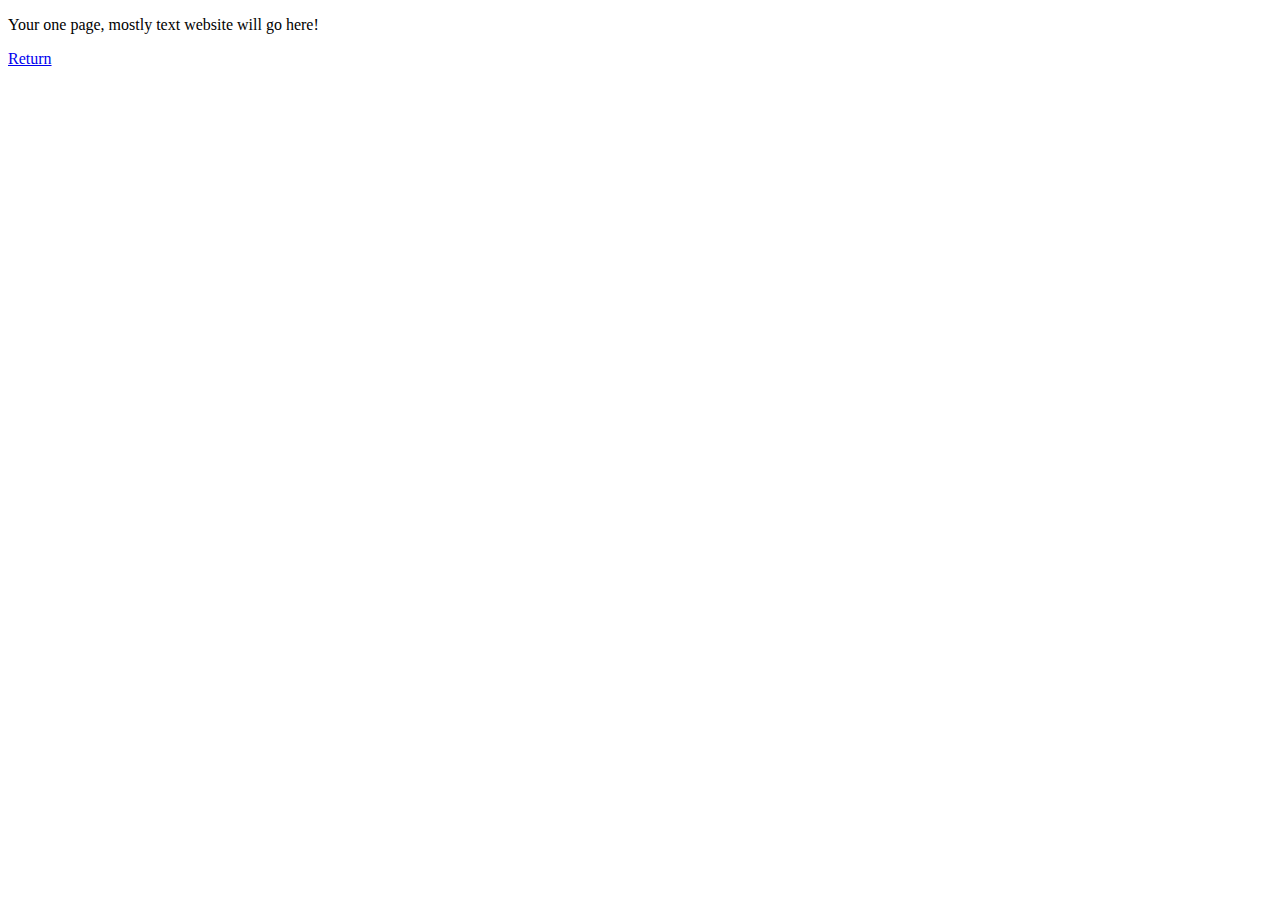
<file: week1/index.html>
<!DOCTYPE html>

<html>

<head>
    <title>hellloooo</title>
    <meta charset="utf-8" />
    <meta name="viewport" content="width=device-width, user-scalable=no" />
    <style>
        /* You can put any styles here */
    </style>
</head>

<body>

    <p>
        Your one page, mostly text website will go here!
    </p>
    <p>
        <a href="../index.html">Return</a>
    </p>

</body>

</html>
</file>
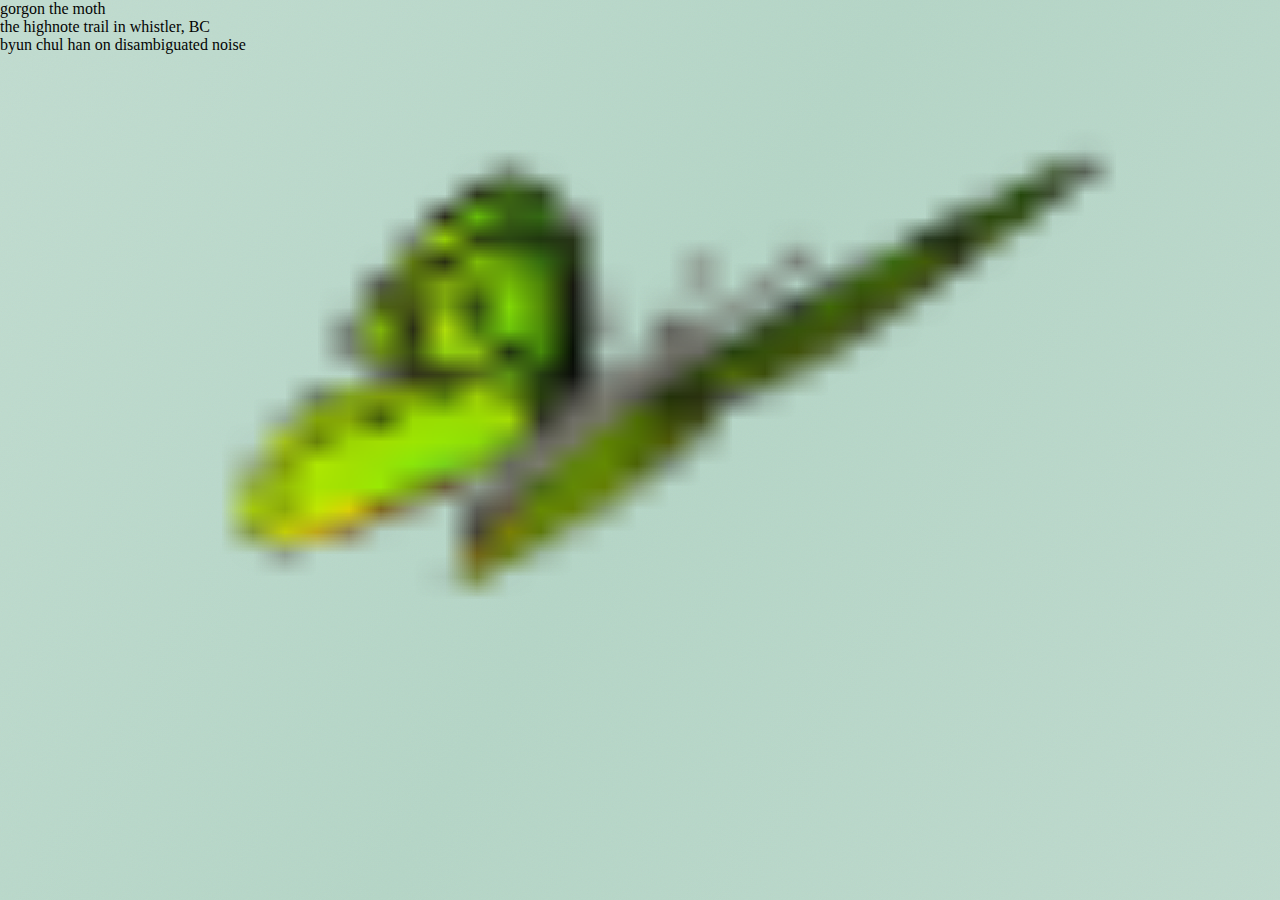
<file: about.html>
<!DOCTYPE html>

<html>

<head>
    <title>Lessons 🐛</title>
    <meta charset="utf-8" />
    <meta name="viewport" content="width=device-width, user-scalable=no" />
    <link rel="stylesheet" href="styles.css">
    <script src="script.js"></script>
</head>

<body style="background-color: rgb(221, 221, 221);">
    <div class="container" data-text-scramble>
        <div class="about-item">
            <span>gorgon the moth</span>
        </div>
        
        <div class="about-item">
            <span>the highnote trail in whistler, BC</span>
        </div>
        <div class="about-item">
            <span>byun chul han on disambiguated noise</span>
        </div>
    </div>
    <script src="butterfly.js" defer></script>
</body>

</html>
</file>
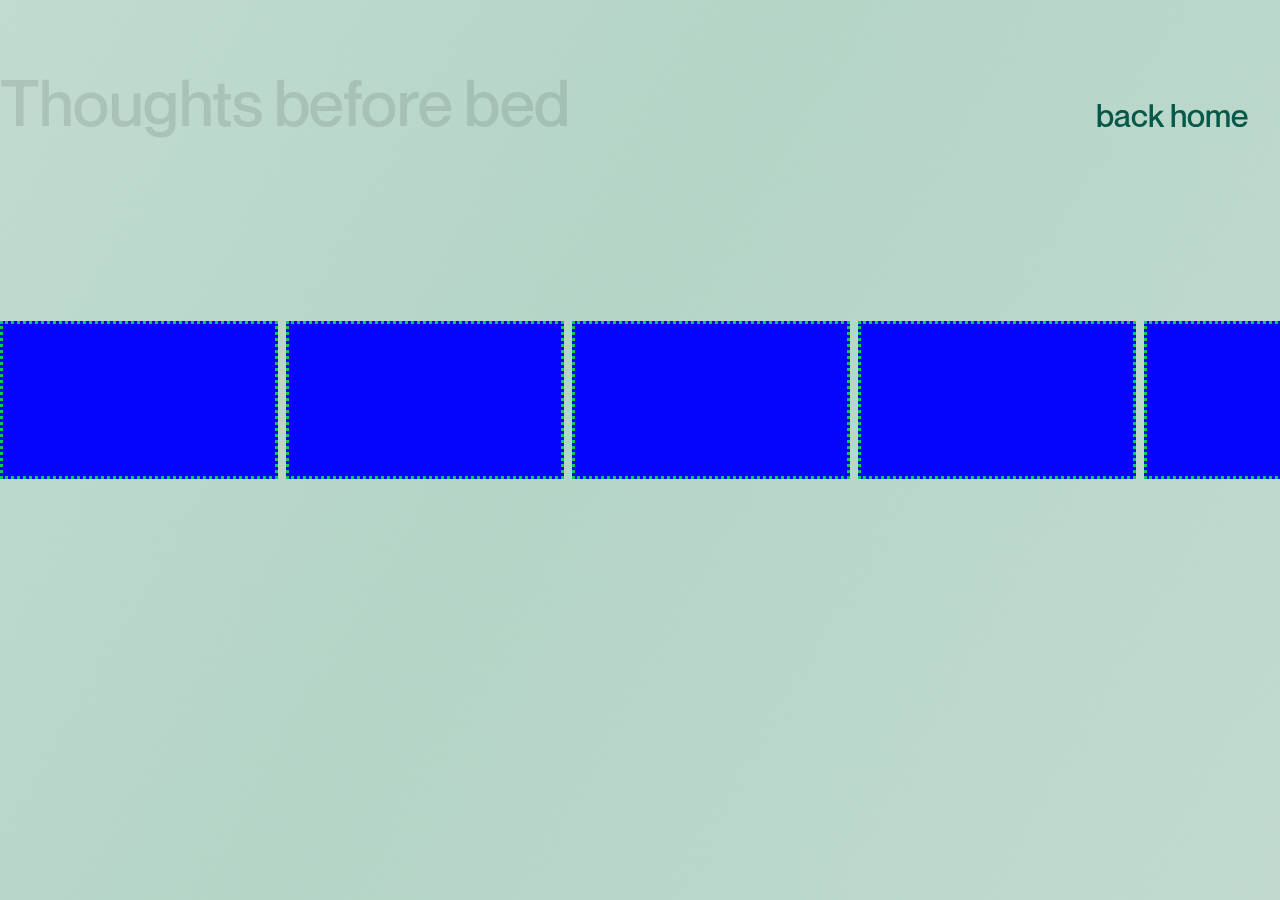
<file: collectivemind.html>
<!DOCTYPE html>

<html>

<head>
    <title>bedtime</title>
    <meta charset="utf-8" />
    <meta name="viewport" content="width=device-width, user-scalable=no" />
    <link rel="stylesheet" href="styles.css">
    <script>
    //  function addNew() {
    //     input = document.createElement('input');
    //     document.getElementById('thoughtWrapper').appendChild(input); 
    //  }   
    </script>
</head>

<body>
    <a href="index.html" class="title-text" style="position: fixed; right: 1em; margin-top: 1em; z-index: 99;">back home</a>
    <h3 style="opacity: 0.1;"> Thoughts before bed</h3>
    <div class="thoughtWrapper">
        <input type="text" id="thought" name="thought">
        <input type="text" id="thought" name="thought">
        <input type="text" id="thought" name="thought">
        <input type="text" id="thought" name="thought">
        <input type="text" id="thought" name="thought">
        

    </div>

</body>

</html>
</file>
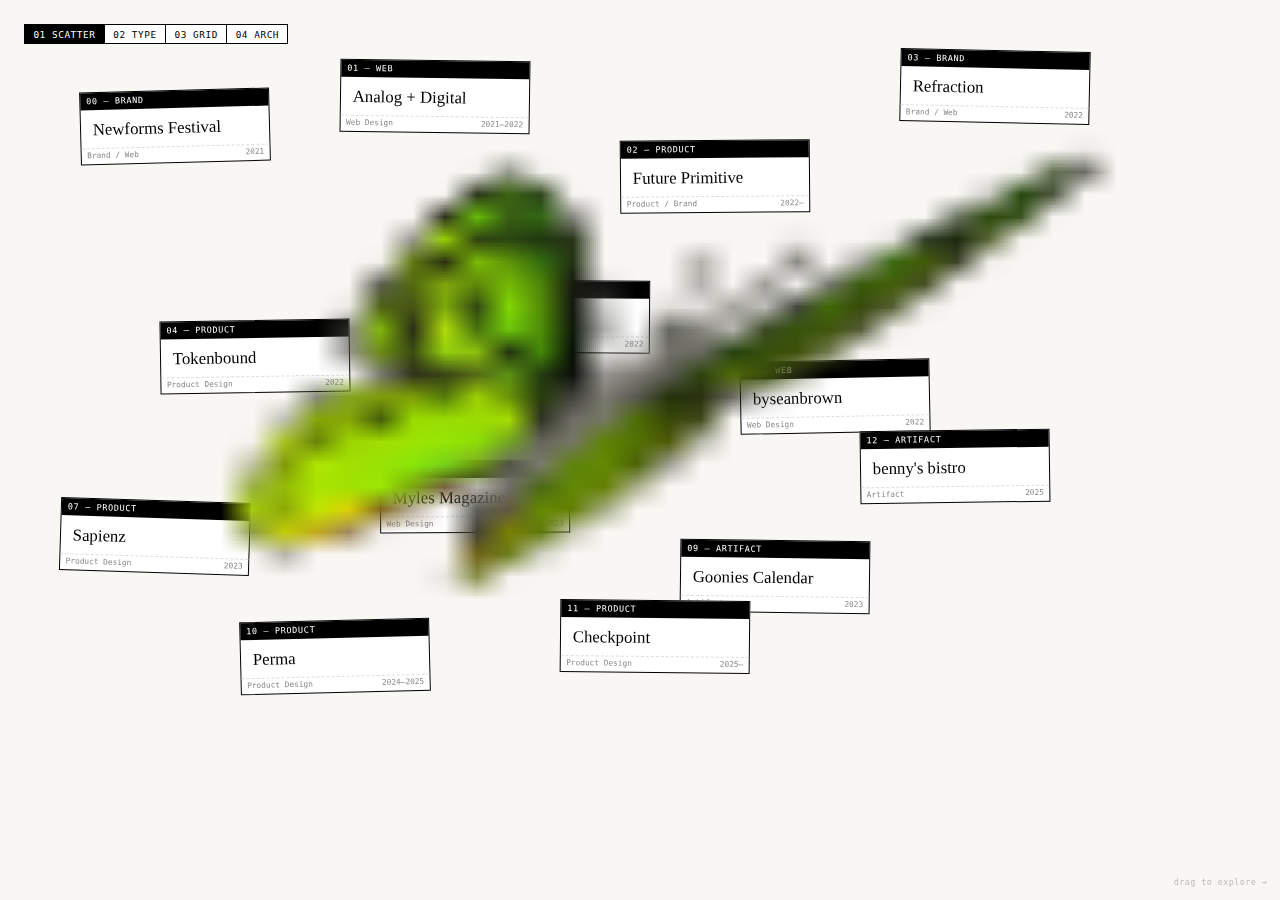
<file: explore.html>
<!DOCTYPE html>
<html lang="en">
<head>
    <meta charset="UTF-8">
    <meta name="viewport" content="width=device-width, initial-scale=1.0">
    <title>alanah 林 — explorations</title>
    <link rel="stylesheet" href="styles.css">
    <link rel="preconnect" href="https://fonts.googleapis.com">
    <link rel="preconnect" href="https://fonts.gstatic.com" crossorigin>
    <link href="https://fonts.googleapis.com/css2?family=Cormorant+Garamond:ital,wght@0,300;0,400;1,300;1,400&display=swap" rel="stylesheet">
    <style>
        *, *::before, *::after { box-sizing: border-box; margin: 0; padding: 0; }

        body.explore {
            background: #fff;
            font-family: 'Times New Roman', Times, serif;
            animation: none;
            overflow: hidden;
            height: 100vh;
        }
        body.explore::after { display: none; }

        /* ── switcher ── */
        .exp-switcher {
            position: fixed;
            top: 1.5em;
            left: 1.5em;
            z-index: 1000;
            display: flex;
            gap: 0;
        }
        .exp-tab {
            font-family: monospace;
            font-size: 0.72em;
            padding: 0.4em 0.9em;
            border: 1px solid #000;
            border-right: none;
            background: #fff;
            cursor: pointer;
            text-transform: uppercase;
            letter-spacing: 0.06em;
            color: #000;
        }
        .exp-tab:last-child { border-right: 1px solid #000; }
        .exp-tab.active { background: #000; color: #fff; }

        .exp-layout { display: none; width: 100vw; height: 100vh; }
        .exp-layout.visible { display: block; }


        /* ════════════════════════════════════════════
           01 — SCATTER
           drag to pan a 2D canvas of project cards
        ════════════════════════════════════════════ */
        #layout-1 {
            background: #f9f7f4;
            overflow: hidden;
            cursor: grab;
            position: relative;
        }
        #layout-1:active { cursor: grabbing; }

        .scatter-canvas {
            position: absolute;
            width: 3200px;
            height: 2400px;
            will-change: transform;
        }

        .sc-item {
            position: absolute;
            width: 190px;
            background: #fff;
            border: 1px solid #000;
            user-select: none;
            transition: box-shadow 0.12s;
        }
        .sc-item:hover {
            box-shadow: 6px 6px 0 #000;
            z-index: 20;
        }
        .sc-item[data-href]:not([data-href="#"]) { cursor: pointer; }

        .sc-num {
            font-family: monospace;
            font-size: 0.65em;
            letter-spacing: 0.08em;
            padding: 0.4em 0.7em;
            background: #000;
            color: #fff;
            display: block;
        }
        .sc-title {
            font-family: 'Times New Roman', serif;
            font-size: 1.05em;
            line-height: 1.25;
            padding: 0.6em 0.7em 0.4em;
            display: block;
        }
        .sc-meta {
            font-family: monospace;
            font-size: 0.6em;
            color: #888;
            padding: 0.35em 0.7em 0.5em;
            border-top: 1px dashed #ddd;
            display: flex;
            justify-content: space-between;
        }

        .sc-hint {
            position: absolute;
            bottom: 1.5em;
            right: 1.5em;
            font-family: monospace;
            font-size: 0.65em;
            color: #bbb;
            letter-spacing: 0.05em;
            pointer-events: none;
        }


        /* ════════════════════════════════════════════
           02 — TYPE
           projects as full-width oversized type
        ════════════════════════════════════════════ */
        #layout-2 {
            background: #f4f0e8;
            overflow-y: auto;
        }

        .type-head {
            padding: 4.5em 1.2em 0.6em;
            display: flex;
            align-items: baseline;
            gap: 2em;
            border-bottom: 2px solid #000;
        }
        .type-head-name {
            font-family: monospace;
            font-size: 0.7em;
            letter-spacing: 0.12em;
            text-transform: uppercase;
            font-weight: normal;
        }
        .type-fbar {
            display: flex;
            gap: 2em;
        }
        .tf {
            font-family: monospace;
            font-size: 0.68em;
            text-transform: uppercase;
            letter-spacing: 0.08em;
            background: none;
            border: none;
            cursor: pointer;
            color: #bbb;
            padding: 0;
            transition: color 0.1s;
        }
        .tf.active, .tf:hover { color: #000; }
        .tf.active { text-decoration: underline; text-underline-offset: 3px; }

        .type-row {
            display: grid;
            grid-template-columns: 3.2em 1fr 6em;
            align-items: center;
            border-bottom: 1px solid #bbb;
            padding: 0 1.2em;
            cursor: default;
            transition: background 0.08s;
            overflow: hidden;
        }
        .type-row[data-href]:not([data-href="#"]) { cursor: pointer; }
        .type-row:hover { background: #000; }
        .type-row:hover .tr-num,
        .type-row:hover .tr-year { color: #555; }
        .type-row:hover .tr-name { color: #f4f0e8; }

        .tr-num {
            font-family: monospace;
            font-size: 0.68em;
            color: #bbb;
            letter-spacing: 0.06em;
        }
        .tr-name {
            font-family: 'Times New Roman', serif;
            font-size: clamp(2rem, 5.8vw, 5rem);
            line-height: 1.05;
            white-space: nowrap;
            overflow: hidden;
            text-overflow: ellipsis;
            padding: 0.08em 0;
            color: #000;
            transition: color 0.08s;
        }
        .tr-year {
            font-family: monospace;
            font-size: 0.68em;
            color: #bbb;
            text-align: right;
            letter-spacing: 0.04em;
            transition: color 0.08s;
        }
        .type-row.hidden { display: none; }


        /* ════════════════════════════════════════════
           03 — GRID
           tight equal-cell grid, dark, hover reveals
        ════════════════════════════════════════════ */
        #layout-3 {
            background: #0d0d0d;
            position: relative;
        }

        .grid-wordmark {
            position: fixed;
            top: 1.5em;
            right: 1.5em;
            font-family: monospace;
            font-size: 0.65em;
            color: #333;
            letter-spacing: 0.1em;
            text-transform: uppercase;
            z-index: 10;
            pointer-events: none;
        }

        .grid-canvas {
            display: grid;
            grid-template-columns: repeat(5, 1fr);
            grid-template-rows: repeat(3, 1fr);
            width: 100vw;
            height: 100vh;
        }

        .gc {
            border: 1px solid #1f1f1f;
            position: relative;
            display: flex;
            align-items: center;
            justify-content: center;
            overflow: hidden;
            cursor: default;
            transition: background 0.15s, border-color 0.15s;
        }
        .gc[data-href]:not([data-href="#"]) { cursor: pointer; }
        .gc:not(.gc-empty):hover {
            background: #fff;
            border-color: #fff;
            z-index: 5;
        }

        .gc-index {
            font-family: monospace;
            font-size: 2.2em;
            color: #222;
            transition: opacity 0.15s;
            position: relative;
            z-index: 1;
        }
        .gc:hover .gc-index { opacity: 0; }

        .gc-reveal {
            position: absolute;
            inset: 0;
            padding: 1.2em;
            display: flex;
            flex-direction: column;
            justify-content: flex-end;
            opacity: 0;
            transition: opacity 0.15s;
        }
        .gc:hover .gc-reveal { opacity: 1; }

        .gc-name {
            font-family: 'Times New Roman', serif;
            font-size: clamp(0.8rem, 1.6vw, 1.1rem);
            line-height: 1.2;
            color: #000;
        }
        .gc-cat {
            font-family: monospace;
            font-size: 0.55em;
            color: #888;
            text-transform: uppercase;
            letter-spacing: 0.08em;
            margin-top: 0.4em;
        }
        .gc-yr {
            font-family: monospace;
            font-size: 0.55em;
            color: #aaa;
            margin-top: 0.15em;
        }

        .gc.gc-empty { cursor: default; pointer-events: none; }
        .gc-empty .gc-index { color: #161616; }

        .gc.gf-hidden {
            opacity: 0.06;
            pointer-events: none;
        }

        .grid-fbar {
            position: fixed;
            bottom: 1.5em;
            left: 1.5em;
            display: flex;
            gap: 0.4em;
            z-index: 10;
        }
        .gf {
            font-family: monospace;
            font-size: 0.65em;
            text-transform: uppercase;
            letter-spacing: 0.06em;
            border: 1px solid #2a2a2a;
            background: none;
            color: #444;
            padding: 0.35em 0.75em;
            cursor: pointer;
            transition: all 0.12s;
        }
        .gf.active, .gf:hover { border-color: #fff; color: #fff; }


        /* ════════════════════════════════════════════
           04 — ARCH
           architecture portfolio — BU Arquitectura style
           calm · warm · editorial · full-bleed imagery
        ════════════════════════════════════════════ */
        #layout-4 {
            background: #f5f1eb;
            overflow-y: auto;
            overflow-x: hidden;
            height: 100vh;
            font-family: 'Cormorant Garamond', 'Times New Roman', serif;
        }

        /* ── arch header ── */
        .arch-header {
            position: sticky;
            top: 0;
            z-index: 100;
            display: flex;
            align-items: center;
            justify-content: space-between;
            padding: 1.6em 2.4em;
            background: #f5f1eb;
            border-bottom: 1px solid #d8cfbf;
        }
        .arch-logo {
            font-family: 'Cormorant Garamond', serif;
            font-size: 1.05em;
            font-weight: 300;
            letter-spacing: 0.18em;
            text-transform: uppercase;
            color: #1a1a1a;
        }
        .arch-nav {
            display: flex;
            gap: 2.4em;
            list-style: none;
        }
        .arch-nav a {
            font-family: monospace;
            font-size: 0.62em;
            letter-spacing: 0.12em;
            text-transform: uppercase;
            color: #888;
            text-decoration: none;
            transition: color 0.15s;
        }
        .arch-nav a:hover,
        .arch-nav a.arch-nav-active { color: #1a1a1a; }

        /* ── hero ── */
        .arch-hero {
            position: relative;
            height: 88vh;
            overflow: hidden;
            display: flex;
            align-items: flex-end;
        }
        .arch-hero-img {
            position: absolute;
            inset: 0;
            background: linear-gradient(135deg, #b8a898 0%, #8e7d6a 40%, #c8b8a0 100%);
            transition: transform 0.6s cubic-bezier(0.25,0.46,0.45,0.94);
        }
        .arch-hero:hover .arch-hero-img { transform: scale(1.02); }
        .arch-hero-overlay {
            position: absolute;
            inset: 0;
            background: linear-gradient(to top, rgba(20,16,10,0.52) 0%, transparent 55%);
        }
        .arch-hero-caption {
            position: relative;
            z-index: 2;
            padding: 2.8em 2.4em;
            color: #f5f1eb;
            width: 100%;
        }
        .arch-hero-label {
            font-family: monospace;
            font-size: 0.6em;
            letter-spacing: 0.14em;
            text-transform: uppercase;
            color: rgba(245,241,235,0.6);
            margin-bottom: 0.6em;
        }
        .arch-hero-title {
            font-size: clamp(2.8rem, 6vw, 5.5rem);
            font-weight: 300;
            line-height: 1.0;
            letter-spacing: 0.02em;
            margin-bottom: 0.5em;
        }
        .arch-hero-meta {
            font-family: monospace;
            font-size: 0.62em;
            letter-spacing: 0.1em;
            color: rgba(245,241,235,0.55);
            text-transform: uppercase;
            display: flex;
            gap: 2em;
        }

        /* ── section title ── */
        .arch-section-head {
            display: flex;
            align-items: baseline;
            justify-content: space-between;
            padding: 3em 2.4em 1.2em;
            border-bottom: 1px solid #d8cfbf;
        }
        .arch-section-title {
            font-size: 0.65em;
            font-family: monospace;
            letter-spacing: 0.14em;
            text-transform: uppercase;
            color: #999;
        }
        .arch-section-count {
            font-family: monospace;
            font-size: 0.6em;
            color: #bbb;
            letter-spacing: 0.06em;
        }

        /* ── project list (two-up) ── */
        .arch-projects {
            display: grid;
            grid-template-columns: 1fr 1fr;
            gap: 1px;
            background: #d8cfbf;
        }
        .arch-project {
            background: #f5f1eb;
            cursor: pointer;
            display: flex;
            flex-direction: column;
            overflow: hidden;
        }
        .arch-project:nth-child(3n+1) { grid-column: 1 / -1; }

        .arch-proj-img {
            width: 100%;
            aspect-ratio: 16 / 9;
            overflow: hidden;
            position: relative;
        }
        .arch-project:nth-child(3n+1) .arch-proj-img { aspect-ratio: 21 / 9; }

        .arch-proj-img-inner {
            position: absolute;
            inset: 0;
            transition: transform 0.5s cubic-bezier(0.25,0.46,0.45,0.94);
        }
        .arch-project:hover .arch-proj-img-inner { transform: scale(1.04); }

        /* palette of warm image tones */
        .arch-project:nth-child(1) .arch-proj-img-inner  { background: linear-gradient(135deg, #c9bba8 0%, #a09080 100%); }
        .arch-project:nth-child(2) .arch-proj-img-inner  { background: linear-gradient(135deg, #b0a898 0%, #7d7060 100%); }
        .arch-project:nth-child(3) .arch-proj-img-inner  { background: linear-gradient(145deg, #c4b89a 0%, #988068 100%); }
        .arch-project:nth-child(4) .arch-proj-img-inner  { background: linear-gradient(135deg, #bdb0a0 0%, #8a7a6a 100%); }
        .arch-project:nth-child(5) .arch-proj-img-inner  { background: linear-gradient(125deg, #c8c0b0 0%, #948070 100%); }
        .arch-project:nth-child(6) .arch-proj-img-inner  { background: linear-gradient(155deg, #b8a890 0%, #807060 100%); }
        .arch-project:nth-child(7) .arch-proj-img-inner  { background: linear-gradient(135deg, #cac0b0 0%, #a09080 100%); }
        .arch-project:nth-child(8) .arch-proj-img-inner  { background: linear-gradient(135deg, #b5a898 0%, #857060 100%); }

        .arch-proj-info {
            padding: 1.4em 1.6em 1.8em;
            border-top: 1px solid #d8cfbf;
            display: flex;
            align-items: flex-start;
            justify-content: space-between;
            gap: 1em;
        }
        .arch-proj-title {
            font-size: clamp(1.1rem, 2.2vw, 1.7rem);
            font-weight: 300;
            line-height: 1.15;
            color: #1a1a1a;
            letter-spacing: 0.01em;
        }
        .arch-proj-sub {
            font-family: monospace;
            font-size: 0.58em;
            color: #aaa;
            letter-spacing: 0.1em;
            text-transform: uppercase;
            margin-top: 0.5em;
        }
        .arch-proj-year {
            font-family: monospace;
            font-size: 0.6em;
            color: #bbb;
            letter-spacing: 0.06em;
            white-space: nowrap;
            margin-top: 0.3em;
        }

        /* ── studio strip ── */
        .arch-studio {
            padding: 5em 2.4em;
            display: grid;
            grid-template-columns: 1fr 1fr;
            gap: 4em;
            align-items: center;
            border-top: 1px solid #d8cfbf;
            margin-top: 1px;
            background: #f5f1eb;
        }
        .arch-studio-heading {
            font-size: clamp(2rem, 4.5vw, 3.8rem);
            font-weight: 300;
            line-height: 1.1;
            letter-spacing: 0.02em;
            color: #1a1a1a;
        }
        .arch-studio-heading em {
            font-style: italic;
            color: #a09080;
        }
        .arch-studio-body {
            font-size: 0.95em;
            font-weight: 300;
            line-height: 1.8;
            color: #666;
            letter-spacing: 0.01em;
        }
        .arch-studio-body p + p { margin-top: 1.2em; }
        .arch-studio-cta {
            display: inline-block;
            margin-top: 2em;
            font-family: monospace;
            font-size: 0.62em;
            letter-spacing: 0.14em;
            text-transform: uppercase;
            color: #1a1a1a;
            text-decoration: none;
            padding-bottom: 2px;
            border-bottom: 1px solid #1a1a1a;
            transition: opacity 0.15s;
        }
        .arch-studio-cta:hover { opacity: 0.5; }

        /* ── arch footer ── */
        .arch-footer {
            border-top: 1px solid #d8cfbf;
            padding: 2em 2.4em;
            display: flex;
            align-items: center;
            justify-content: space-between;
            background: #f5f1eb;
        }
        .arch-footer-name {
            font-family: monospace;
            font-size: 0.6em;
            letter-spacing: 0.12em;
            text-transform: uppercase;
            color: #bbb;
        }
        .arch-footer-links {
            display: flex;
            gap: 2em;
            list-style: none;
        }
        .arch-footer-links a {
            font-family: monospace;
            font-size: 0.58em;
            letter-spacing: 0.1em;
            text-transform: uppercase;
            color: #bbb;
            text-decoration: none;
            transition: color 0.15s;
        }
        .arch-footer-links a:hover { color: #1a1a1a; }
    </style>
</head>
<body class="explore">

    <nav class="exp-switcher">
        <button class="exp-tab active" data-layout="1">01 scatter</button>
        <button class="exp-tab"        data-layout="2">02 type</button>
        <button class="exp-tab"        data-layout="3">03 grid</button>
        <button class="exp-tab"        data-layout="4">04 arch</button>
    </nav>


    <!-- ══════════════════════════════
         01 SCATTER
    ══════════════════════════════ -->
    <div id="layout-1" class="exp-layout visible">
        <div class="scatter-canvas" id="scatter-canvas"></div>
        <span class="sc-hint">drag to explore →</span>
    </div>


    <!-- ══════════════════════════════
         02 TYPE
    ══════════════════════════════ -->
    <div id="layout-2" class="exp-layout">
        <div class="type-head">
            <h1 class="type-head-name">alanah 林 — work</h1>
            <div class="type-fbar">
                <button class="tf active" data-f="all">All</button>
                <button class="tf" data-f="product">Product</button>
                <button class="tf" data-f="brand">Brand</button>
                <button class="tf" data-f="web">Web</button>
                <button class="tf" data-f="artifact">Artifact</button>
            </div>
        </div>
        <div id="type-rows"></div>
    </div>


    <!-- ══════════════════════════════
         03 GRID
    ══════════════════════════════ -->
    <div id="layout-3" class="exp-layout">

        <span class="grid-wordmark">alanah 林</span>
        <div class="grid-canvas" id="grid-canvas"></div>
        <div class="grid-fbar" id="grid-fbar">
            <button class="gf active" data-gf="all">All</button>
            <button class="gf" data-gf="product">Product</button>
            <button class="gf" data-gf="brand">Brand</button>
            <button class="gf" data-gf="web">Web</button>
            <button class="gf" data-gf="artifact">Artifact</button>
        </div>
    </div>


    <!-- ══════════════════════════════
         04 ARCH
         BU Arquitectura — calm · warm · editorial
    ══════════════════════════════ -->
    <div id="layout-4" class="exp-layout">

        <header class="arch-header">
            <span class="arch-logo">alanah 林</span>
            <nav>
                <ul class="arch-nav">
                    <li><a href="#" class="arch-nav-active">Work</a></li>
                    <li><a href="#">Studio</a></li>
                    <li><a href="#">Contact</a></li>
                </ul>
            </nav>
        </header>

        <!-- hero: featured project -->
        <section class="arch-hero">
            <div class="arch-hero-img"></div>
            <div class="arch-hero-overlay"></div>
            <div class="arch-hero-caption">
                <p class="arch-hero-label">Featured — 2025</p>
                <h1 class="arch-hero-title">Checkpoint</h1>
                <div class="arch-hero-meta">
                    <span>Product Design</span>
                    <span>2025 —</span>
                </div>
            </div>
        </section>

        <!-- projects section -->
        <div class="arch-section-head">
            <span class="arch-section-title">Selected Work</span>
            <span class="arch-section-count" id="arch-count"></span>
        </div>

        <div class="arch-projects" id="arch-projects"></div>

        <!-- studio strip -->
        <section class="arch-studio">
            <div>
                <h2 class="arch-studio-heading">Design shaped by<br><em>intention.</em></h2>
            </div>
            <div class="arch-studio-body">
                <p>Independent designer working across product, brand, and web — with a focus on systems that feel considered and inevitable.</p>
                <p>Each project begins with a question about form: what does this thing need to become?</p>
                <a class="arch-studio-cta" href="#">About the studio →</a>
            </div>
        </section>

        <footer class="arch-footer">
            <span class="arch-footer-name">alanah 林 — 2025</span>
            <ul class="arch-footer-links">
                <li><a href="#">Instagram</a></li>
                <li><a href="#">Twitter</a></li>
                <li><a href="#">Email</a></li>
            </ul>
        </footer>

    </div>


    <script>
    const PROJECTS = [
        { title: 'Newforms Festival', tag: 'Brand / Web',     year: '2021',      cat: 'brand web',     href: '#' },
        { title: 'Analog + Digital',  tag: 'Web Design',      year: '2021–2022', cat: 'web',           href: '#' },
        { title: 'Future Primitive',  tag: 'Product / Brand', year: '2022—',     cat: 'product brand', href: 'https://fp.inc' },
        { title: 'Refraction',        tag: 'Brand / Web',     year: '2022',      cat: 'brand web',     href: '#' },
        { title: 'Tokenbound',        tag: 'Product Design',  year: '2022',      cat: 'product',       href: '#' },
        { title: 'Stapleverse',       tag: 'Product Design',  year: '2022',      cat: 'product',       href: '#' },
        { title: 'byseanbrown',       tag: 'Web Design',      year: '2022',      cat: 'web',           href: '#' },
        { title: 'Sapienz',           tag: 'Product Design',  year: '2023',      cat: 'product',       href: '#' },
        { title: 'Myles Magazine',    tag: 'Web Design',      year: '2023',      cat: 'web',           href: '#' },
        { title: 'Goonies Calendar',  tag: 'Artifact',        year: '2023',      cat: 'artifact',      href: '#' },
        { title: 'Perma',             tag: 'Product Design',  year: '2024–2025', cat: 'product',       href: '#' },
        { title: 'Checkpoint',        tag: 'Product Design',  year: '2025—',     cat: 'product',       href: 'https://checkpoint.pictures' },
        { title: "benny's bistro",    tag: 'Artifact',        year: '2025',      cat: 'artifact',      href: '#' },
    ];

    /* ── tab switcher ── */
    document.querySelectorAll('.exp-tab').forEach(btn => {
        btn.addEventListener('click', () => {
            document.querySelectorAll('.exp-tab').forEach(b => b.classList.remove('active'));
            document.querySelectorAll('.exp-layout').forEach(l => l.classList.remove('visible'));
            btn.classList.add('active');
            document.getElementById('layout-' + btn.dataset.layout).classList.add('visible');
        });
    });


    /* ══════════════════════════════════════
       01 — SCATTER
    ══════════════════════════════════════ */
    const positions = [
        [ 80,  90], [340, 60], [620, 140], [900,  50], [160, 320],
        [460, 280], [740, 360], [60, 500], [380, 460], [680, 540],
        [240, 620], [560, 600], [860, 430],
    ];
    // slight rotations for organic feel
    const rotations = [-1.5, 0.8, -0.5, 1.2, -0.9, 0.4, -1.1, 1.8, -0.3, 0.7, -1.4, 0.6, -0.8];

    const scatterCanvas = document.getElementById('scatter-canvas');
    PROJECTS.forEach((p, i) => {
        const el = document.createElement('div');
        el.className = 'sc-item';
        el.style.left      = positions[i][0] + 'px';
        el.style.top       = positions[i][1] + 'px';
        el.style.transform = `rotate(${rotations[i]}deg)`;
        el.dataset.href    = p.href;
        el.innerHTML = `
            <span class="sc-num">${String(i).padStart(2,'0')} — ${p.cat.split(' ')[0].toUpperCase()}</span>
            <span class="sc-title">${p.title}</span>
            <div class="sc-meta"><span>${p.tag}</span><span>${p.year}</span></div>
        `;
        if (p.href !== '#') el.addEventListener('click', () => window.open(p.href, '_blank', 'noopener'));
        scatterCanvas.appendChild(el);
    });

    // pan
    const l1 = document.getElementById('layout-1');
    let drag = false, ox = 0, oy = 0, tx = 80, ty = 60;
    l1.addEventListener('mousedown', e => { drag = true; ox = e.clientX - tx; oy = e.clientY - ty; });
    window.addEventListener('mousemove', e => {
        if (!drag) return;
        tx = e.clientX - ox;
        ty = e.clientY - oy;
        scatterCanvas.style.transform = `translate(${tx}px,${ty}px)`;
    });
    window.addEventListener('mouseup', () => { drag = false; });


    /* ══════════════════════════════════════
       02 — TYPE
    ══════════════════════════════════════ */
    const typeRows = document.getElementById('type-rows');
    PROJECTS.forEach((p, i) => {
        const row = document.createElement('div');
        row.className    = 'type-row';
        row.dataset.cat  = p.cat;
        row.dataset.href = p.href;
        row.innerHTML = `
            <span class="tr-num">${String(i).padStart(2,'0')}</span>
            <span class="tr-name">${p.title}</span>
            <span class="tr-year">${p.year}</span>
        `;
        if (p.href !== '#') row.addEventListener('click', () => window.open(p.href, '_blank', 'noopener'));
        typeRows.appendChild(row);
    });

    document.querySelectorAll('.tf').forEach(btn => {
        btn.addEventListener('click', () => {
            document.querySelectorAll('.tf').forEach(b => b.classList.remove('active'));
            btn.classList.add('active');
            const f = btn.dataset.f;
            document.querySelectorAll('.type-row').forEach(row => {
                row.classList.toggle('hidden', f !== 'all' && !row.dataset.cat.includes(f));
            });
        });
    });


    /* ══════════════════════════════════════
       03 — GRID  (5 × 3 = 15 cells)
    ══════════════════════════════════════ */
    const gridCanvas = document.getElementById('grid-canvas');
    for (let i = 0; i < 15; i++) {
        const p    = PROJECTS[i];
        const cell = document.createElement('div');
        if (p) {
            cell.className   = 'gc';
            cell.dataset.cat = p.cat;
            cell.dataset.href = p.href;
            cell.innerHTML = `
                <span class="gc-index">${String(i).padStart(2,'0')}</span>
                <div class="gc-reveal">
                    <div class="gc-name">${p.title}</div>
                    <div class="gc-cat">${p.tag}</div>
                    <div class="gc-yr">${p.year}</div>
                </div>
            `;
            if (p.href !== '#') cell.addEventListener('click', () => window.open(p.href, '_blank', 'noopener'));
        } else {
            cell.className = 'gc gc-empty';
            cell.innerHTML = `<span class="gc-index">—</span>`;
        }
        gridCanvas.appendChild(cell);
    }

    document.querySelectorAll('.gf').forEach(btn => {
        btn.addEventListener('click', () => {
            document.querySelectorAll('.gf').forEach(b => b.classList.remove('active'));
            btn.classList.add('active');
            const f = btn.dataset.gf;
            document.querySelectorAll('.gc:not(.gc-empty)').forEach(cell => {
                cell.classList.toggle('gf-hidden', f !== 'all' && !cell.dataset.cat.includes(f));
            });
        });
    });


    /* ══════════════════════════════════════
       04 — ARCH
    ══════════════════════════════════════ */
    const archProjects = document.getElementById('arch-projects');
    // skip index 0 (shown in hero as featured)
    const archList = PROJECTS.slice(1);
    document.getElementById('arch-count').textContent = archList.length + ' projects';

    archList.forEach((p, i) => {
        const card = document.createElement('div');
        card.className   = 'arch-project';
        card.dataset.cat = p.cat;
        card.innerHTML = `
            <div class="arch-proj-img">
                <div class="arch-proj-img-inner"></div>
            </div>
            <div class="arch-proj-info">
                <div>
                    <div class="arch-proj-title">${p.title}</div>
                    <div class="arch-proj-sub">${p.tag}</div>
                </div>
                <div class="arch-proj-year">${p.year}</div>
            </div>
        `;
        if (p.href !== '#') card.addEventListener('click', () => window.open(p.href, '_blank', 'noopener'));
        archProjects.appendChild(card);
    });

    // hero scroll parallax
    const archHeroImg = document.querySelector('#layout-4 .arch-hero-img');
    document.getElementById('layout-4').addEventListener('scroll', function() {
        const s = this.scrollTop;
        if (archHeroImg) archHeroImg.style.transform = `translateY(${s * 0.3}px)`;
    });
    </script>
    <script src="butterfly.js" defer></script>
</body>
</html>
</file>
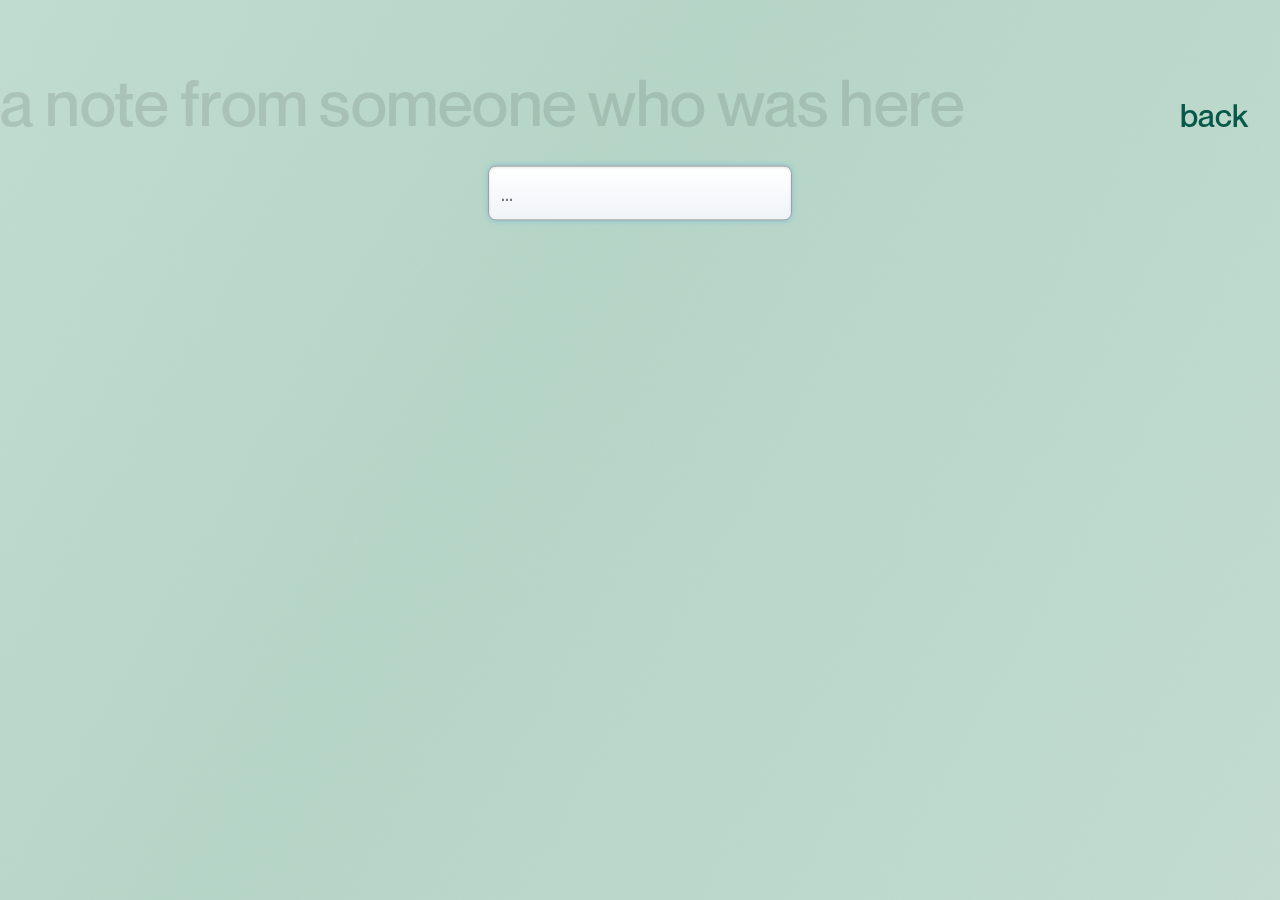
<file: notes.html>
<!DOCTYPE html>

<html>

<head>
    <title>notes</title>
    <meta charset="utf-8" />
    <meta name="viewport" content="width=device-width, user-scalable=no" />
    <link rel="stylesheet" href="styles.css">
    <script>
    let notes = JSON.parse(localStorage.getItem('notes') || '[]');

    function createGridItem(text, index) {
        const item = document.createElement('div');
        item.className = 'thoughtItem saved';
        item.innerHTML = `<span class="text"></span><button class="delete" aria-label="delete">×</button>`;
        item.querySelector('.text').textContent = text;

        const del = item.querySelector('.delete');
        del.addEventListener('click', () => {
            notes.splice(index, 1);
            localStorage.setItem('notes', JSON.stringify(notes));
            renderGrid();
        });
        return item;
    }

    function renderGrid() {
        const wrapper = document.querySelector('.thoughtWrapper');
        wrapper.innerHTML = '';
        notes.forEach((note, idx) => {
            const gridItem = createGridItem(note, idx);
            wrapper.appendChild(gridItem);
        });
    }

    function saveActive() {
        const input = document.getElementById('activeInput');
        const val = input.value.trim();
        if (!val) return;

        notes.push(val);
        localStorage.setItem('notes', JSON.stringify(notes));

        // temporarily add an invisible item to calculate destination
        const wrapper = document.querySelector('.thoughtWrapper');
        const temp = createGridItem(val, notes.length - 1);
        temp.style.visibility = 'hidden';
        wrapper.appendChild(temp);

        const activeItem = document.getElementById('activeThought');
        const activeRect = activeItem.getBoundingClientRect();
        const destRect = temp.getBoundingClientRect();

        // render the real grid (will replace the temp item)
        renderGrid();

        const clone = activeItem.cloneNode(true);
        clone.style.position = 'fixed';
        clone.style.left = activeRect.left + 'px';
        clone.style.top = activeRect.top + 'px';
        clone.style.width = activeRect.width + 'px';
        clone.style.height = activeRect.height + 'px';
        clone.style.margin = 0;
        clone.style.transition = 'all 0.5s ease';
        document.body.appendChild(clone);

        requestAnimationFrame(() => {
            clone.style.left = destRect.left + 'px';
            clone.style.top = destRect.top + 'px';
        });

        clone.addEventListener('transitionend', () => {
            clone.remove();
        });

        input.value = '';
        input.focus();
    }

    document.addEventListener('DOMContentLoaded', () => {
        renderGrid();
        const activeInput = document.getElementById('activeInput');
        activeInput.addEventListener('keydown', function (e) {
            if (e.key === 'Enter') {
                e.preventDefault();
                saveActive();
            }
        });
        activeInput.focus();
    });
    </script>
</head>

<body>
    <a href="index.html" class="title-text" style="position: fixed; right: 1em; margin-top: 1em; z-index: 99;">back</a>
    <h3 style="opacity: 0.1;">a note from someone who was here</h3>
    <div id="activeContainer">
        <div class="thoughtItem" id="activeThought">
            <input type="text" id="activeInput" name="thought" placeholder="...">
            <button class="delete" style="display:none;" aria-label="delete">×</button>
        </div>
    </div>

    <div class="thoughtWrapper"></div>

</body>

</html>
</file>
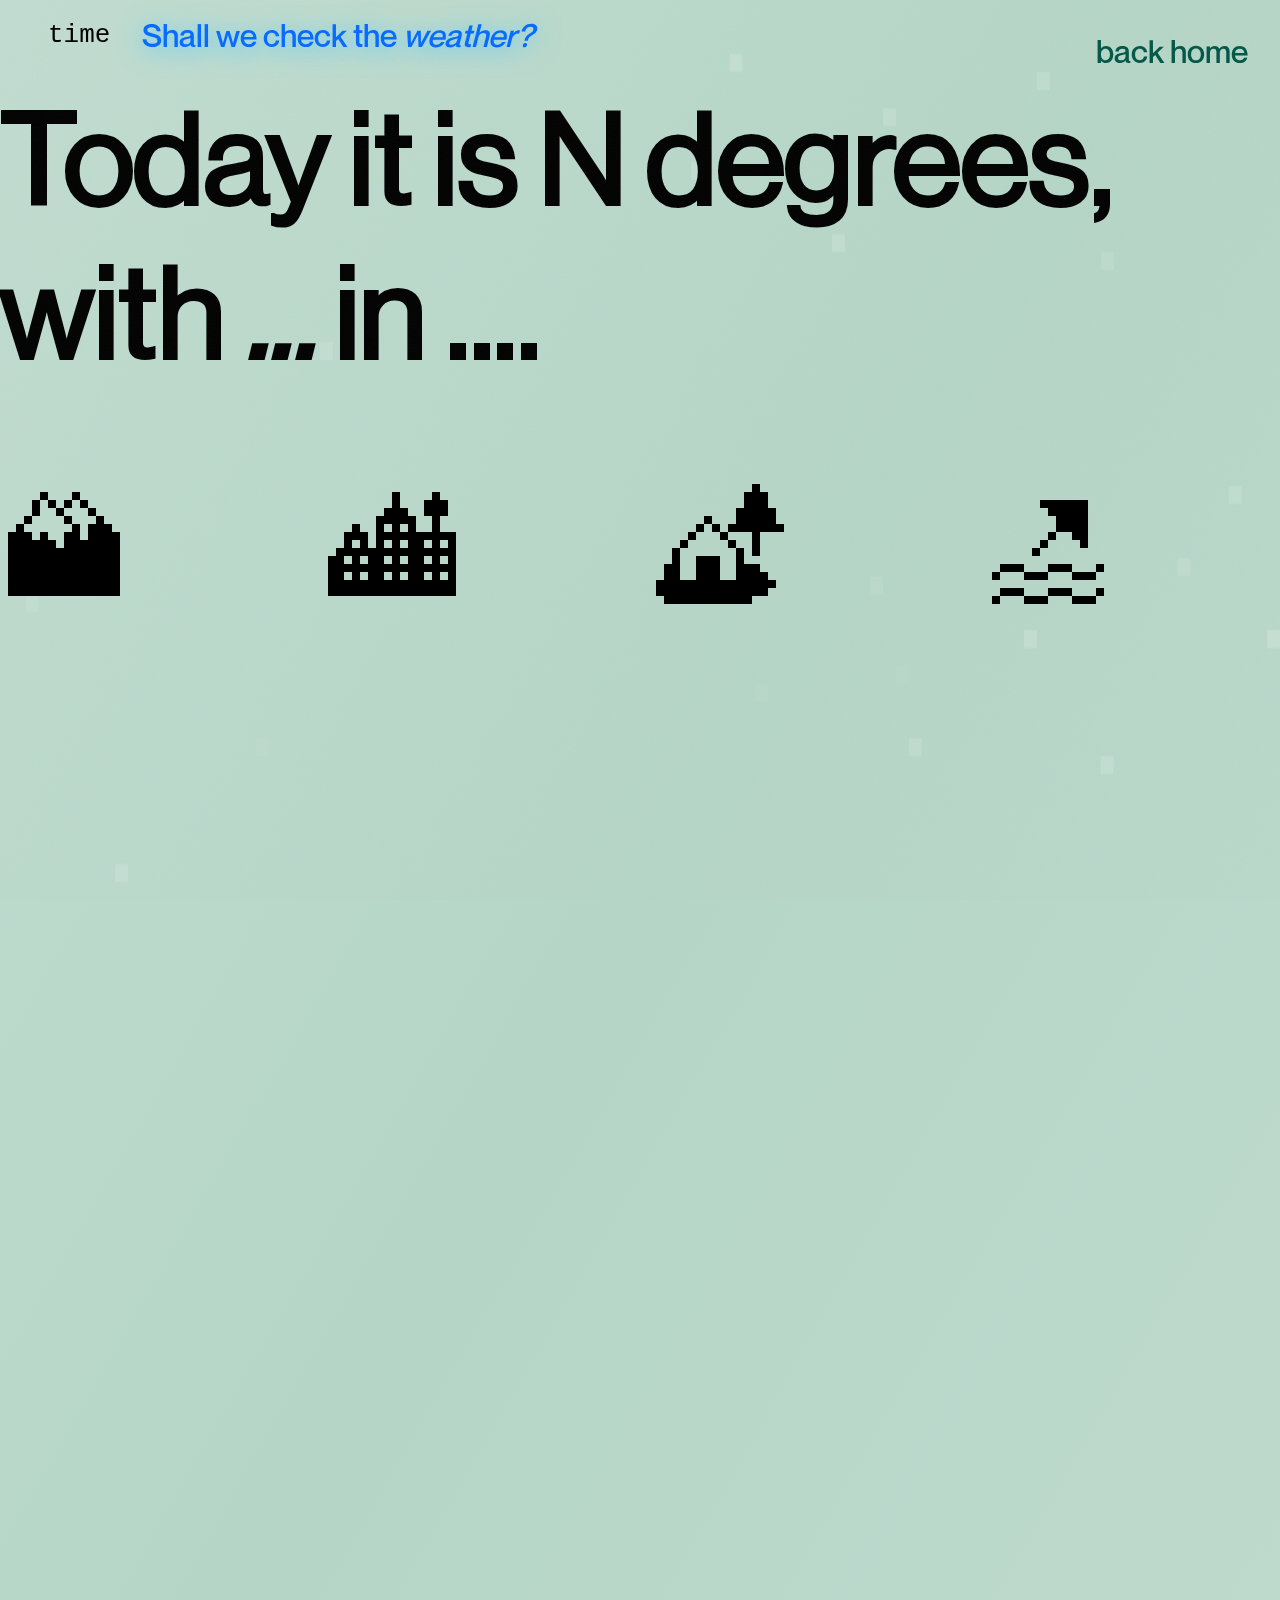
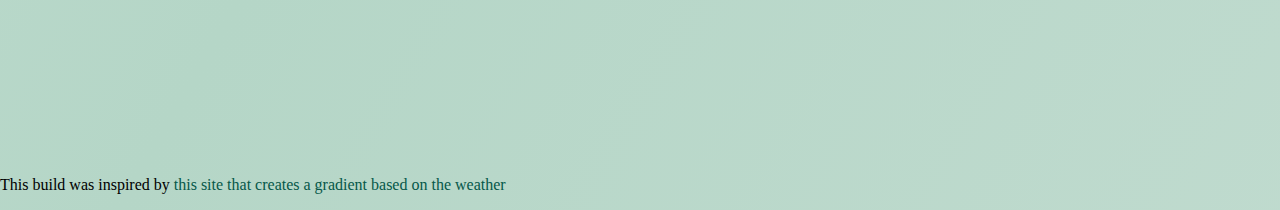
<file: weather.html>
<!DOCTYPE html>

<html>

<head>
    <title>Weather Home</title>
    <meta charset="utf-8" />
    <meta name="viewport" content="width=device-width, user-scalable=no" />
    <link rel="stylesheet" href="styles.css">
    <script src="rainscript.js" defer></script>
</head>

<body class="weatherHome">
    <a href="index.html" class="title-text" style="position: fixed; right: 1em; top: 1em;z-index: 99;">back home</a>
   
    <div class="headWrapper">
    <div class="row">
        <div style="font-family:monospace; font-size: 2em;" id="now">time</div>
        <span class="headText">Shall we check the <i>weather?</i></span>
     </div>
       
    </div>
    
    <h1>
    Today it is <span id="temp">N degrees</span>, with <i><span id="rain">...</span></i> in <span id="location">...</span>.
    </h1>


    <div class="emojiWrapper">
        <div class="emojiBox">🏔</div>
        <div class="emojiBox">🏙</div>
        <div class="emojiBox">🏕</div>
        <div class="emojiBox">🏖</div>
    </div>

    <p>This build was inspired by <a href="https://weathergradient.com/">this site that creates a gradient based on the weather</a>
    </p>
    


  

    <div id="rainContainer"></div>
  
</body>


<script src="weatherapi.js" defer></script>
</html>
</file>
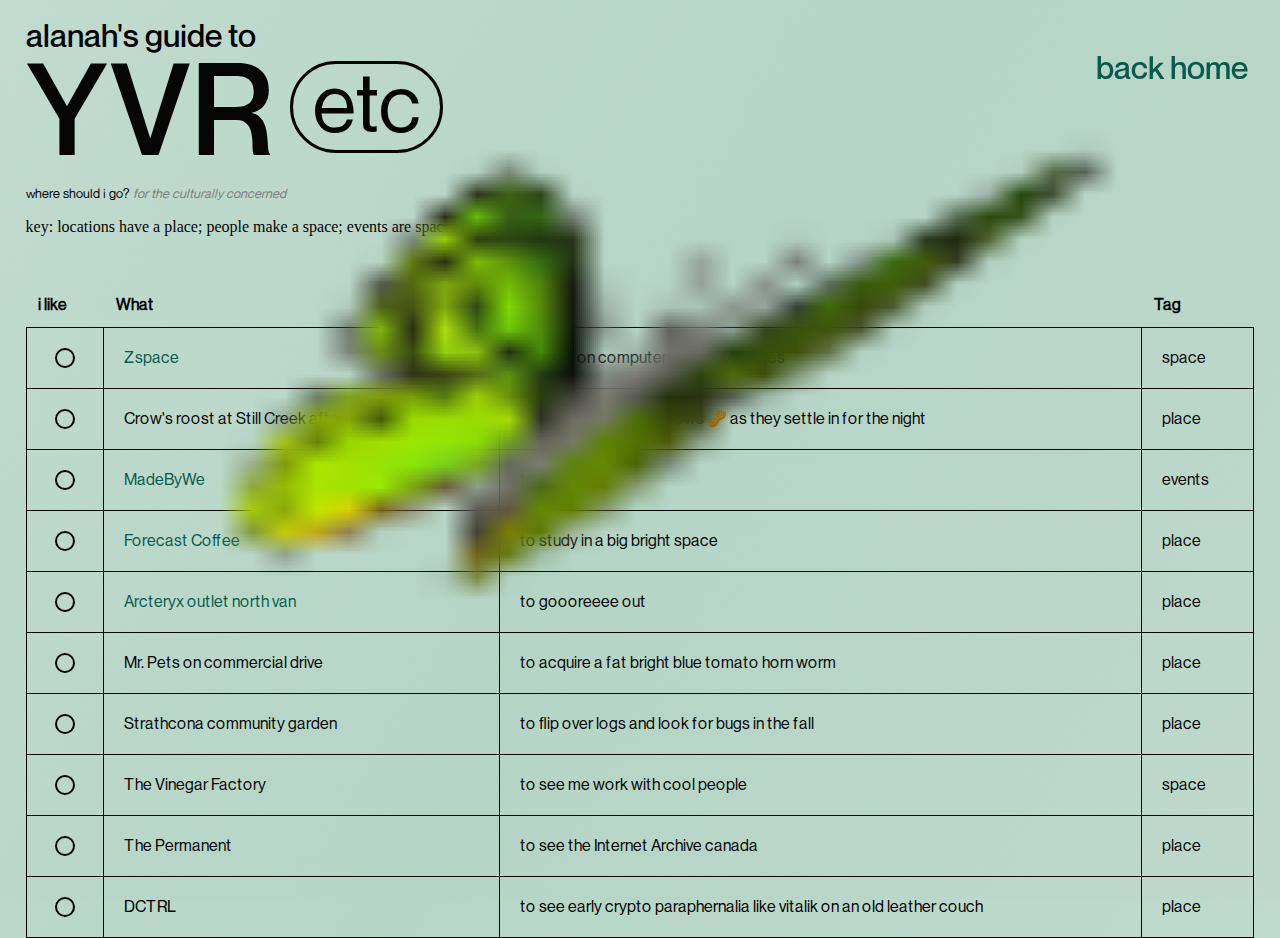
<file: yvr.html>
<!DOCTYPE html>

<html>

<head>
    <title>Alanah 🐛</title>
    <meta charset="utf-8" />
    <meta name="viewport" content="width=device-width, user-scalable=no" />
    <script src="script.js"></script>
    <link rel="stylesheet" href="styles.css">
</head>
<body style="background-color: rgb(200, 200, 200);">
    <a href="index.html" class="title-text" style="position: fixed; right: 1em; margin-top: 1em;">back home</a>
    <div class="wrapper">
        <div class="verticalWrapper">
            <span class="title-text">alanah's guide to</span>
            <div class="yvr-wrapper">
                <span id="yvr">YVR</span>
                <div class="border-pill"> 
                    <span id="etc">etc</span>
                </div>
               
            </div>
        </div>

        <span class="p">where should i go?</span> <span class="p" style="color: rgb(123, 123, 123);"><i>for the culturally concerned</i></span>

       <p> key: locations have a place; people make a space; events are spaces in time </p>
        <div class="verticalWrapper">
            <table id="guide-items">
                <tr>
                  <th>i like</th>
                  <th>What</th>
                  <th>Why</th>
                  <th>Tag</th>
                </tr>
                <tr>
                  <td><div class="dot"></div></td>
                  <td> <a href="https://www.facebook.com/groups/zspacevancouver/">Zspace </a></td>
                  <td>to work on computers w cool peoples</td>
                  <td>space</td>
                </tr>
                <tr>
                    <td><div class="dot"></div></td>
                    <td>Crow's roost at Still Creek after sunset</td>
                    <td>to feed the bazillion crows 🥜 as they settle in for the night</td>
                    <td>place</td>
                  </tr>
                <tr>
                    <td><div class="dot"></div></td>
                    <td> <a href="https://www.instagram.com/madebywe.ca/">MadeByWe</a></td>
                    <td>to dance</td>
                    <td>events</td>
                  </tr>
                <tr>
                    <td><div class="dot"></div></td>
                    <td> <a href="https://www.instagram.com/forecastcoffee.ca/?hl=en">Forecast Coffee</a></td>
                    <td>to study in a big bright space</td>
                    <td>place</td>
                </tr>
                <tr>
                    <td><div class="dot"></div></td>
                    <td> <a href="https://g.co/kgs/nYKyEYi">Arcteryx outlet north van</a></td>
                    <td>to goooreeee out</td>
                    <td>place</td>
                </tr>
                <tr>
                    <td><div class="dot"></div></td>
                    <td> Mr. Pets on commercial drive</td>
                    <td>to acquire a fat bright blue tomato horn worm</td>
                    <td>place</td>
                </tr>
                <tr>
                    <td><div class="dot"></div></td>
                    <td> Strathcona community garden</td>
                    <td>to flip over logs and look for bugs in the fall</td>
                    <td>place</td>
                </tr>
                <tr>
                    <td><div class="dot"></div></td>
                    <td>The Vinegar Factory</td>
                    <td>to see me work with cool people</td>
                    <td>space</td>
                </tr>
                <tr>
                    <td><div class="dot"></div></td>
                    <td>The Permanent</td>
                    <td>to see the Internet Archive canada</td>
                    <td>place</td>
                </tr>
                <tr>
                    <td><div class="dot"></div></td>
                    <td>DCTRL</td>
                    <td>to see early crypto paraphernalia like vitalik on an old leather couch</td>
                    <td>place</td>
                </tr>

           <!-- <div class="guide-item">
                <div class="dot"></div>
                <a href="https://www.instagram.com/forecastcoffee.ca/?hl=en">Forecast Coffee</a>
                <span>place</span>

            </div>
            -->

        </div>

    </div>
    <script src="butterfly.js" defer></script>
</body>


</html>
</file>
<file: styles.css>
@font-face {
    font-family: Neue Haas Grotesk Display Pro;
    src: url(./assets/NeueHaasDisplayRoman.ttf);
    font-weight: 400;
}
@font-face {
    font-family: Neue Montreal;
    src: url(./assets/NeueMontreal-Medium.otf);
    font-weight: 500;
}

@font-face {
    font-family: Neue Montreal;
    src: url(./assets/NeueMontreal-Regular.otf);
    font-weight: 400;
}

/* @media screen and (max-width: 768px) {
  
   
  } */
  
  


#contentWrapper {
    display: block;
    position: relative;
    padding: 4em;
}

.thoughtWrapper {
    display: grid;
    gap: 8px;
    width: 100%;
    height: auto;
    /* default for small screens: max 2 columns */
    grid-template-columns: repeat(auto-fit, minmax(150px, 1fr));
    margin-top: 180px; /* leave space for centered active input */
}

.thoughtItem {
    position: relative;
}

#activeContainer {
    position: absolute;
    top: 50%;
    left: 50%;
    transform: translate(-50%, -50%);
    z-index: 100;
}

.thoughtItem input[type="text"] {
    width: 100%;
    box-sizing: border-box;
    padding: 0.5em;
    border: 1px solid #a0a0a0;
    border-radius: 8px;
    background: linear-gradient(to bottom, #f4f7fa 0%, #e7ecf0 100%);
    box-shadow: inset 0 1px 3px rgba(0,0,0,0.12), 0 2px 4px rgba(0,0,0,0.1);
    transition: background 0.3s ease, box-shadow 0.3s ease;
}

.thoughtItem.saved .text {
    display: block;
    padding: 0.5em;
    border: 1px solid #a0a0a0;
    border-radius: 8px;
    background: linear-gradient(to bottom, #f4f7fa 0%, #e7ecf0 100%);
    box-shadow: inset 0 1px 3px rgba(0,0,0,0.12), 0 2px 4px rgba(0,0,0,0.1);
}

.thoughtItem.saved .text:hover {
    background: linear-gradient(to bottom, #ffffff 0%, #f0f4f8 100%);
}

.thoughtItem input[type="text"]:focus {
    outline: none;
    background: linear-gradient(to bottom, #ffffff 0%, #f0f4f8 100%);
    box-shadow: inset 0 1px 3px rgba(0,0,0,0.12), 0 0 5px rgba(102,175,233,0.6);
}

.thoughtItem input.saved {
    animation: glow 0.6s ease-in-out;
}

#addNote {
    padding: 0.6em 1.2em;
    font-size: 1em;
    border: 1px solid #a0a0a0;
    border-radius: 8px;
    background: linear-gradient(to bottom, #f4f7fa 0%, #e7ecf0 100%);
    box-shadow: 0 2px 4px rgba(0,0,0,0.1);
    cursor: pointer;
    transition: background 0.3s ease, box-shadow 0.3s ease;
}

#addNote:hover {
    background: linear-gradient(to bottom, #ffffff 0%, #f0f4f8 100%);
    box-shadow: 0 4px 8px rgba(0,0,0,0.15);
}

@keyframes glow {
    0% { box-shadow: 0 0 0px #0aa588; }
    50% { box-shadow: 0 0 12px #0aa588; }
    100% { box-shadow: 0 0 0px #0aa588; }
}

.thoughtItem .delete {
    position: absolute;
    top: 0;
    right: 0;
    transform: translate(50%, -50%);
    background: rgba(0,0,0,0.5);
    border: none;
    font-size: 1.2em;
    cursor: pointer;
    color: #fff;
    line-height: 1;
    padding: 0 0.3em;
    border-radius: 50%;
}

.thoughtItem .delete:hover {
    background: rgba(0,0,0,0.7);
}

/* desktop: up to 5 columns */
@media screen and (min-width: 1024px) {
    .thoughtWrapper {
        grid-template-columns: repeat(5, 1fr);
    }
}

input {
    padding: 16px;
    background-color: blue;
    color: #0aa588;
    font-family: Neue Haas Grotesk Display Pro;
    font-size: 1.5em;

}

#thought {
    display: flex;
    flex-direction: column;
    border: dotted 3px rgb(8, 202, 89);
    background-color: none;
    width: 10em;
    height: 5em;

}

body {
    position: relative;
    min-height: 100%;
    margin: 0;
    padding: 0;
    /* mute pastel gradient that slowly shifts */
    background: linear-gradient(120deg, #ffffff 0%, #b5d6c7 50%, #f0f0f0 100%);
    background-size: 600% 600%;
    animation: gradientNoise 120s ease infinite;
    background-position: center center;
    background-repeat: no-repeat;
  }
  
  /* subtle noise overlay using SVG filter */
  body::after {
    content: "";
    position: fixed;
    top: 0;
    left: 0;
    width: 100%;
    height: 100%;
    pointer-events: none;
    background: url("data:image/svg+xml;utf8,<svg xmlns='http://www.w3.org/2000/svg' width='100' height='100'><filter id='noise'><feTurbulence type='fractalNoise' baseFrequency='0.8' stitchTiles='stitch'/></filter><rect width='100%' height='100%' filter='url(%23noise)'/></svg>");
    opacity: 0.05;
    z-index: 0;
  }


/* fixed-nav button (use a class if more buttons are added) */
button.nav-toggle {
    box-shadow: 2px 2px 1.5px 1px rgba(236, 236, 236, 0.55) inset;
    background-color: #0aa588;
    width: 2em;
    height: 2em;
    position: fixed;
    top: 10px;
    left: 10px;
    z-index: 100;
}

/* general button utility classes */
.btn {
    display: inline-block;
    font-family: inherit;
    font-size: 1rem;
    font-weight: 500;
    padding: 0.6em 1.2em;
    border-radius: 24px;
    border: 1px solid transparent;
    cursor: pointer;
    text-align: center;
    text-decoration: none;
    transition: background 0.3s ease, box-shadow 0.3s ease;
}

.btn-primary {
    margin: 1em;
    min-width: 100px;
    position: relative;
    background: linear-gradient(180deg, rgba(104, 151, 211, 0.50) 0%, #BAE3F6 100%);
    color: #1a2b5c;
    border: 2px solid rgba(104, 157, 211, 0.50);
    border-radius: 489.676px;
    box-shadow: 0 0 58.761px 0 rgba(255, 255, 255, 0.21) inset,
                0 14.69px 44.071px 0 rgba(0, 128, 161, 0.33),
                0 4.897px 4.897px 0 rgba(14, 97, 192, 0.19),
                0 14.69px 9.794px 0 rgba(14, 97, 192, 0.19);
}

.btn-primary::before {
    content: '';
    position: absolute;
    top: 8%;
    left: 10%;
    width: 80%;
    height: 48%;
    border-radius: 489.676px;
    background: linear-gradient(180deg, rgba(255, 255, 255, 0.50) 0%, rgba(255, 255, 255, 0.00) 100%);
    pointer-events: none;
}

.btn-primary:hover,
.btn-primary:focus {
    background: linear-gradient(180deg, rgba(124, 171, 231, 0.60) 0%, #cceeff 100%);
}

.btn-secondary {
    background: #fff;
    color: #333;
    border: 1px solid #ccc;
    box-shadow: 0 1px 3px rgba(0,0,0,0.15);
}

.btn-secondary:hover,
.btn-secondary:focus {
    background: #fafafa;
}

h1 {
    font-family: Neue Haas Grotesk Display Pro;
    font-size: 8em;
    letter-spacing: -0.5px;
    color: black;
}
h3 {
    font-family: Neue Haas Grotesk Display Pro;
    font-size: 4em;
    letter-spacing: -0.5px;
    color: black;
}

h4 {
    font-family: 'Times New Roman', Times, serif;
    font-size: 2em;
    letter-spacing: -0.5px;
    color: black;
}

h5 {
    font-family: Neue Haas Grotesk Display Pro;
    font-size: 1.5em;
    color: black;
}

h6 {
    font-family: Neue Haas Grotesk Display Pro;
    font-size: 41em;
    color: black;
}
#nav {
    display: none;
    gap: 8px;
    width: 12em;
    height: auto;
    position: fixed;
    top: 14px;
    padding: 1em;
    left: 3em;
    border: dotted 2px grey;
    background-color:rgba(201, 76, 76, 0.3);
    backdrop-filter: blur(10px);
    z-index: 99;
}

#intent {
    display: block;
    width: 12em;
    height: auto;
    position: fixed;
    top: 14px;
    padding: 1em;
    right: 2em;
    z-index: 99;
}

.title {
    font-family: 'Times New Roman', Times, serif;
    font-weight: 400;
    font-size: 10em;
    letter-spacing: -5px;
    line-height: 1em;
    color: rgb(5, 63, 255);
    filter: drop-shadow(0px 4px 12.5px #4680F7);
    mix-blend-mode: hard-light;

}

.ig-wrapper {
  max-width: 300px;
  max-height: 280px;
  display: flex;
  align-items: center;    /* vertical center */
  justify-content: center;
  border-radius: 12px;
  overflow: hidden;
  box-shadow: 0 10px 20px rgba(0,0,0,0.15);
}

.ig-wrapper instagram-media {
    translate: -60px;
}



h3, h4, h5 {
    font-family: Neue Montreal;
    font-weight: 500;
}

.sun {
    background: rgb(246,255,112);
    background: linear-gradient(180deg, rgba(246,255,112,1) 0%, rgba(255,255,255,1) 50%, rgba(219,219,219,1) 100%);
    color: black;
  
  }
  
  .rain {
    background: rgb(0,39,182);
    background: linear-gradient(180deg, rgba(0,39,182,1) 0%, rgba(0,0,0,1) 50%, rgba(89,89,89,1) 100%);
    color: white;
  }

.emojiBox {
    font-size: 8em;
    width: 10em;
    height: 10em;
    z-index: 2; 
    transition: all ease-in-out 500ms;
}

.emojiBox:hover {
    font-size: 10em;
    width: 12em;
    height: 12em;
   filter: drop-shadow (0px 4px 28.1px 4px rgba(0, 0, 0, 0.40));
}

.emojiWrapper {
    display: flex;
    flex-direction: row;
    gap: 2em;
}

a {
    color: rgb(6, 88, 73);
    text-decoration: none;
    transition: all ease-in-out 300ms;
    text-wrap: nowrap
}

a:hover {
    background-color: blue;
    color: rgb(255, 255, 255);
    filter: blur(0.05em);
    letter-spacing: 0.05em;
    text-decoration: dotted;
    text-wrap: nowrap;
}

img {
    border-radius: .25em;
    width: 100%;
    height: auto;
    image-rendering: pixelated;

}

.mono {
    font-family: monospace;
    font-weight: 400;
    font-size: 1em;
    display: inline;
}

.p {
    font-family: Neue Montreal;
    font-weight: 400;
    font-size: 0.8em;
    display: inline;
}


h2 {
    font-family: monospace;
    font-size: 3em;
}

.accent {
    max-height: 15em;
    color: rgb(4, 144, 88);
    position: fixed;
    bottom: 0px;
    right: 0px;
    opacity: .2;
    z-index: -9;
    mix-blend-mode: hard-light;
}

.container {
    width: 100%;
    height: 100vh;
    display: flex;
    justify-content: left;
    flex-direction: column;

}

.footer-text {
    position: fixed;
    bottom: 1em;
    color: rgb(8, 202, 89);
}

.row {
    display: flex;
    flex-direction: row;
    gap: 2em;
    align-items: center;
}

.headWrapper {
    position: fixed;
    top: 1em;
    left: 1em;
    display: flex;
    width: 100%;
    flex-direction: row;
    padding: 0em 2em;
    mix-blend-mode: hard-light;
    align-items: center;
    justify-content: space-between;
    z-index: 100;
}


.headText {
    display: inline;
    width: auto;
    font-family: Neue Montreal;
    font-weight: 500;
    font-size: 2em;
    color: rgb(5, 63, 255);
    filter: drop-shadow(0px 4px 12.5px #3377ff);
   

}

#weather {
    color: yellowgreen;
    text-decoration: dotted;
}

.preview {
    position: absolute;
    width: 400px;
    height: 400px;
    overflow: hidden;
    pointer-events: none;
    transform-origin: center;
    z-index: 2;
}

.preview-img {
    width: 100%;
    height: 100%;
    background: url(./assets/butterfly.png);
    background-size: cover;
    background-position: 0 0;
    pointer-events: none;
}

.about-item {
    border: 1 px dotted blanchedalmond;
}

.title-text {
    font-family: Neue Montreal;
    font-weight: 500;
    font-size: 2em;
}

.verticalWrapper {
    margin-top: 1em;
    display: flex;
    flex-direction: column;
    width: auto;
}

.spaces {
    background-image: url(./assets/spaces.svg);
    object-fit: cover;
    width: 100%;
    height: 100%;
}

#yvr {
    font-family: Neue Montreal;
    font-size: 8em;
    font-weight: 500;
}

#etc {
    font-family: Neue Haas Grotesk Display Pro;
    font-weight: 400;
    font-size: 5em;
    line-height: 1em;
    text-align: end;
}

.dot {
    display: block;
    margin: 0 auto;
    border: 2px solid black;
    width: 1em;
    height: 1em;
    color: black 0;
    border-radius: 100%;
}


.dot:hover {
    background-color:rgb(47, 255, 137);
    border-style: dotted;
    color: black;
}

/*
.guide-item {
    display: grid;
    width: 100%;
    justify-content: center;
    align-items: center;
    gap: 1fr;
    border-collapse: collapse;
    border: 1px solid black;

}
*/

table {
    width: 100%;
    margin-top: 2em;
    padding-left: 1em;
 
}


#guide-items  {
    width: 100%;
    border-collapse: collapse;
    text-align: left;
    padding: 8px;
    font-family: Neue Haas Grotesk Display Pro;
    
}

#guide-items th {
    font-size: 1em;
    padding: 12px;
    border: none;
    background-color: none;

}

#guide-items tr {
    transition: all ease-in-out 300ms;
}


#guide-items  td{
    font-size: 1em;
    border: 1px solid black;
    padding: 20px;
    text-align: left;
}

#guide-items tr:hover {
    background-color: aliceblue;
    border-style: dotted;
  
}

.switch {
    position: absolute;
    display: inline-block;
    margin: 4em;
    right: 1em;
    width: 60px;
    height: 34px;
    z-index: 2;
}

/* Hide default HTML checkbox */
.switch input {
    opacity: 0;
    width: 0;
    height: 0;
}

/* The slider */
.slider {
    position: absolute;
    cursor: pointer;
    top: 0;
    left: 0;
    right: 0;
    bottom: 0;
    background-color: #ccc;
    -webkit-transition: .4s;
    transition: .4s;
  }
  
  .slider:before {
    position: absolute;
    content: "";
    height: 26px;
    width: 26px;
    left: 4px;
    bottom: 4px;
    background-color: white;
    -webkit-transition: .4s;
    transition: .4s;
  }
  
  input:checked + .slider {
    background-color: #0036ab;
  }
  
  input:focus + .slider {
    box-shadow: 0 0 1px #2196F3;
  }
  
  input:checked + .slider:before {
    -webkit-transform: translateX(26px);
    -ms-transform: translateX(26px);
    transform: translateX(26px);
  }
  

.border-pill {
    display: flex;
    align-items: center;
    justify-content: center;
    border: 3px black;
    border-style: solid;
    border-radius: 8em;
    padding: .2em 1.25em;
    vertical-align: baseline;
}

.yvr-wrapper {
    display: flex;
    flex-direction: row;
    align-items: center;
    gap: 1em;
    margin-top: -1.5em;
}

.wrapper {
    width: 96vw;
    margin: 0 auto;
}

canvas {
    position: fixed !important;
    mix-blend-mode: overlay;
    left: 0;
    top: 0;
    height: 100vh;
    width: 100vw;
    z-index: 1; 
   
  }
/* Without the dot, it would be interpreted as an element selector. For example, div as a selector targets all div elements, while .example targets all elements with the class "example."*/

@keyframes gradient {
	0% {
		background-position: 0% 50%;
	}
	50% {
		background-position: 100% 50%;
	}
	100% {
		background-position: 0% 50%;
	}
}

.list-wrapper {
	display: flex;
	flex-direction: column;
	gap: 1px;
}

.list-wrapper > * {
	margin: 0;
}

/* keyframe for body background animation */
@keyframes gradientNoise {
    0% { background-position: 0% 50%; }
    50% { background-position: 100% 50%; }
    100% { background-position: 0% 50%; }
}

@media screen and (max-width: 480px) {

    .weatherHome {
        padding-left: 2em;
        padding-top: 4em;
    }
    
    h1 {
        font-size: 4em !important;
        max-width: 100%;
    }
}

/* Calendar viewer styles */
#calendar {
    -webkit-overflow-scrolling: touch;
}

.calendar-thumb {
    border-radius: 8px;
    box-shadow: 0 6px 16px rgba(0,0,0,0.12);
    transition: transform 0.25s ease, box-shadow 0.25s ease, filter 0.25s ease;
    max-height: 260px;
}
.calendar-thumb:hover {
    transform: translateY(-6px) scale(1.02);
    box-shadow: 0 12px 28px rgba(0,100,220,0.18);
    filter: saturate(1.05) contrast(1.02);
}

/* modal */
#calendar-modal {
    position: fixed;
    inset: 0;
    display: flex;
    align-items: center;
    justify-content: center;
    z-index: 9999;
}
#calendar-modal-backdrop {
    position: absolute;
    inset: 0;
    background: linear-gradient(180deg, rgba(0,12,40,0.55), rgba(0,40,80,0.55));
    backdrop-filter: blur(6px) saturate(1.05);
}
#calendar-modal-content {
    position: relative;
    z-index: 2;
    display: flex;
    align-items: center;
    gap: 1em;
    max-width: 92vw;
    max-height: 88vh;
    padding: 1em;
}
#calendar-modal-img {
    max-width: calc(92vw - 160px);
    max-height: 80vh;
    border-radius: 10px;
    box-shadow: 0 24px 60px rgba(12,60,140,0.45);
    transition: transform 0.28s ease, opacity 0.28s ease;
}
.calendar-nav {
    display: inline-flex;
    align-items: center;
    justify-content: center;
    background: rgba(255,255,255,0.06);
    color: #fff;
    border: none;
    width: 48px;
    height: 48px;
    font-size: 2rem;
    border-radius: 12px;
    cursor: pointer;
    backdrop-filter: blur(4px);
    box-shadow: 0 8px 24px rgba(0,0,0,0.3);
}
#calendar-close {
    position: absolute;
    top: -12px;
    right: -12px;
    z-index: 3;
    background: #fff;
    border: none;
    width: 36px;
    height: 36px;
    border-radius: 50%;
    box-shadow: 0 6px 18px rgba(0,0,0,0.25);
    cursor: pointer;
    font-size: 1.25rem;
}

/* subtle open/close animation */
#calendar-modal.open #calendar-modal-img {
    transform: translateY(0);
    opacity: 1;
}

#calendar-modal-img { transform: translateY(6px); opacity: 0.98; }

@media (max-width: 720px) {
    #calendar-modal-img { max-width: 86vw; }
    .calendar-nav { width: 40px; height: 40px; }
}
</file>
